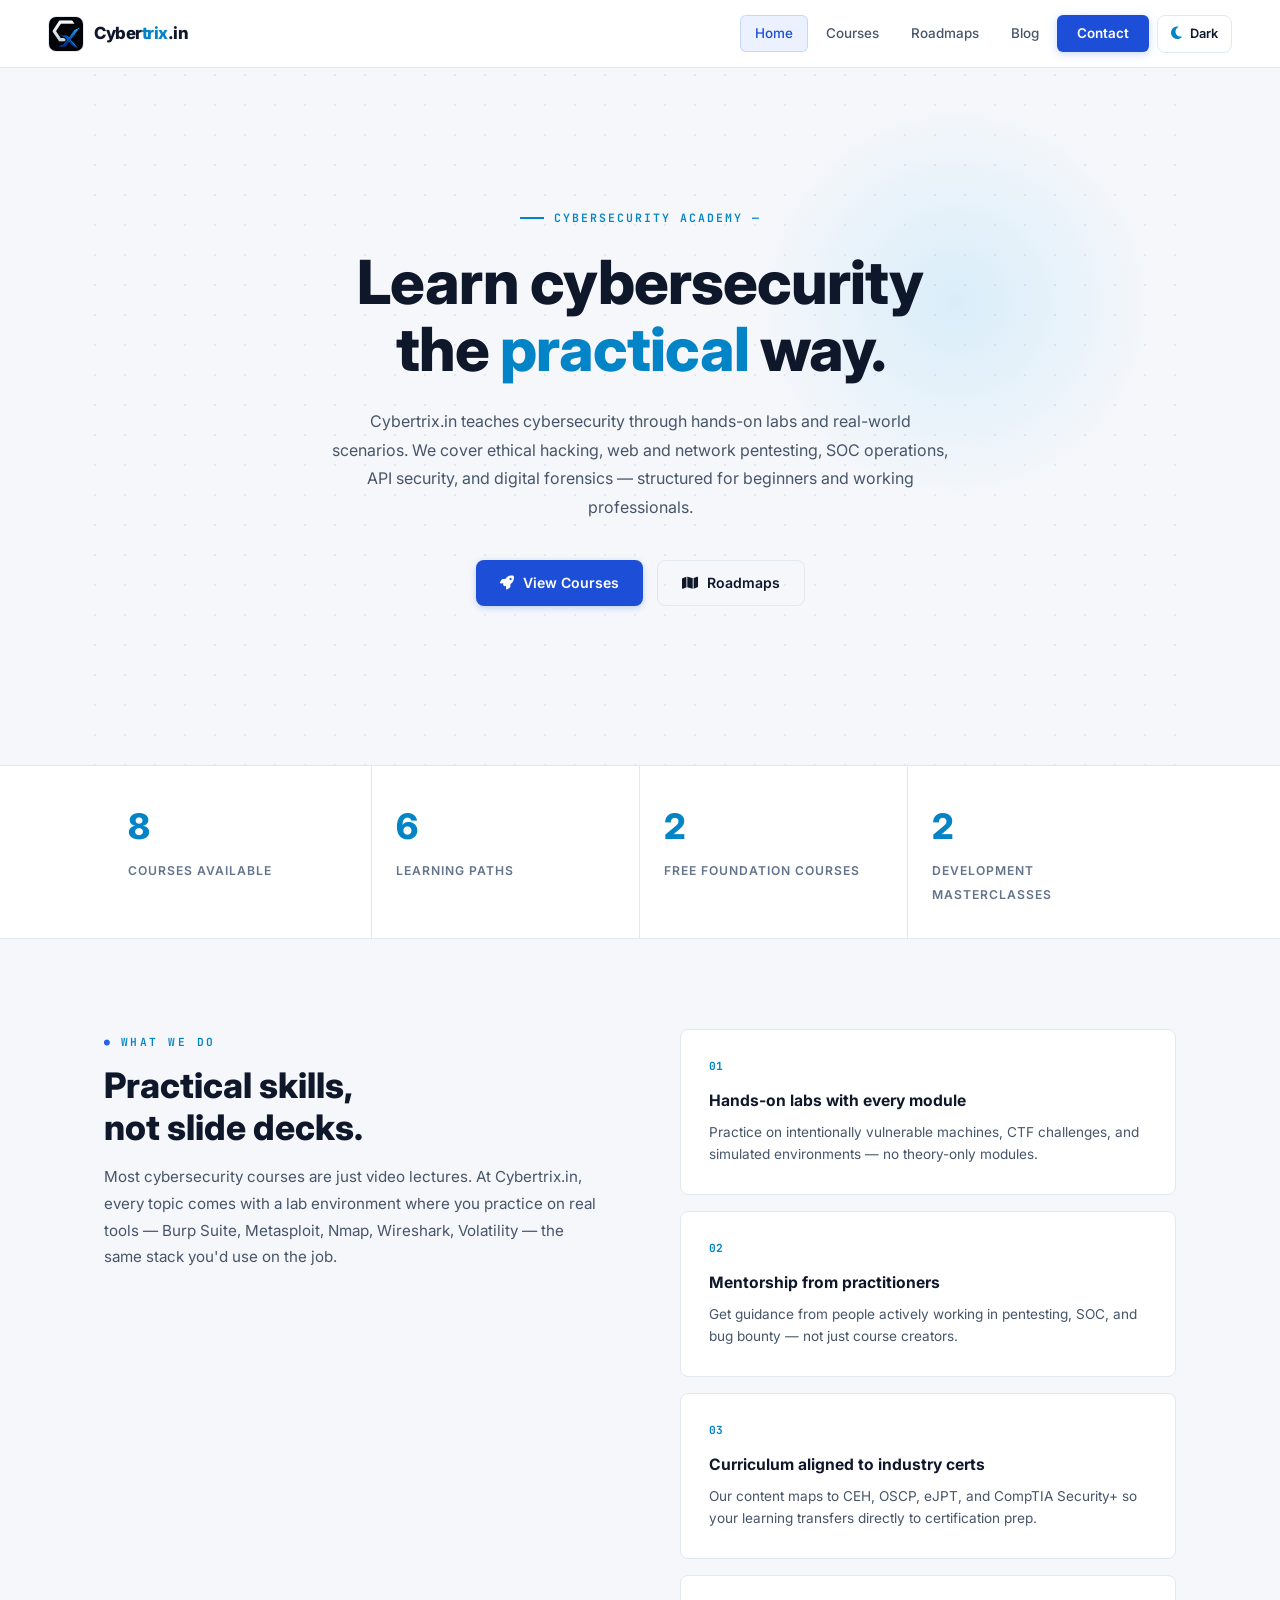
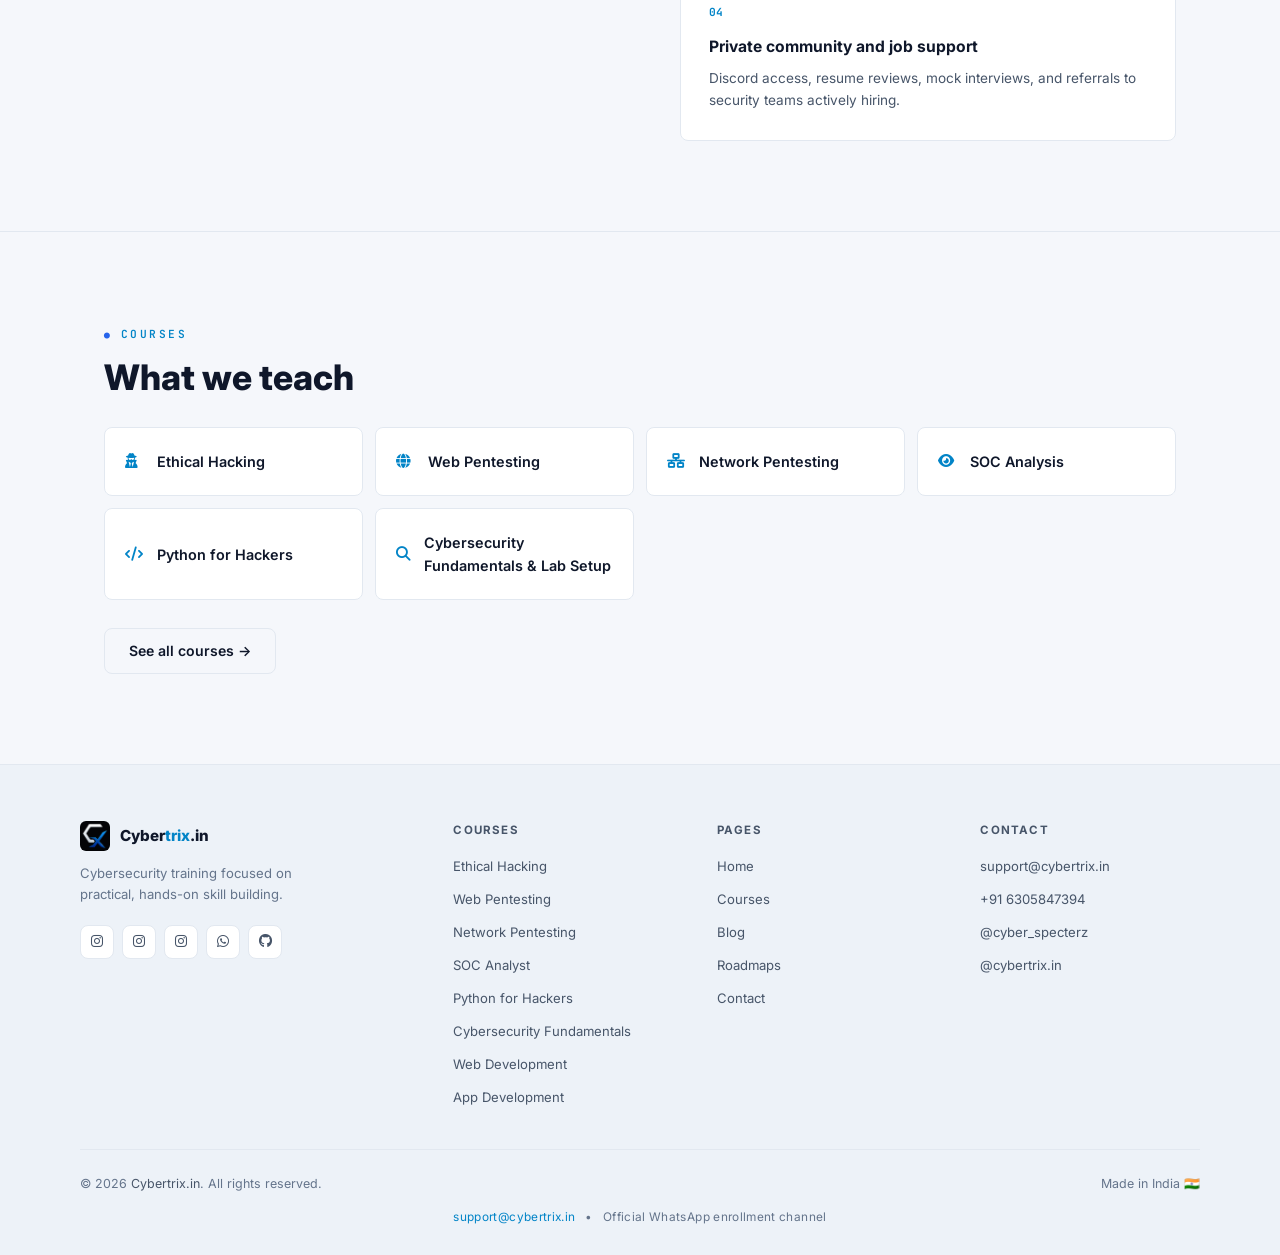
<file: index.html>
<!DOCTYPE html>
<html lang="en">

<head>
  <meta charset="UTF-8" />
  <meta name="viewport" content="width=device-width, initial-scale=1.0" />
  <meta name="referrer" content="strict-origin-when-cross-origin" />
  <title>Cybertrix.in — Practical Cybersecurity Training &amp; Labs</title>
  <meta name="description"
    content="Cybertrix.in delivers practical hands-on cybersecurity training, ethical hacking masterclasses, web pentesting labs, SOC operations, and digital forensics." />
  <meta name="keywords"
    content="cybersecurity training, ethical hacking masterclass, web pentesting, bug bounty, SOC analyst, digital forensics, Cybertrix" />
  <meta property="og:title" content="Cybertrix.in — Practical Cybersecurity Training &amp; Labs" />
  <meta property="og:description"
    content="Master ethical hacking, web pentesting, SOC analysis, and digital forensics through real-world labs." />
  <meta property="og:image" content="assets/logo.png" />
  <meta name="twitter:card" content="summary_large_image" />
  <meta name="theme-color" content="#0e1218" id="themeColor" />
  <link rel="icon" type="image/png" href="assets/logo.png" />
  <script>
    try {
      const savedTheme = localStorage.getItem('cybertrix-theme');
      if (savedTheme === 'light' || savedTheme === 'dark') {
        document.documentElement.dataset.theme = savedTheme;
      } else {
        document.documentElement.dataset.theme = 'light';
      }
    } catch (_) {
      document.documentElement.dataset.theme = 'light';
    }
  </script>
  <link
    href="https://fonts.googleapis.com/css2?family=Inter:wght@300;400;500;600;700;800&family=JetBrains+Mono:wght@400;500;600;700&display=swap"
    rel="stylesheet" />
  <link rel="stylesheet" href="https://cdnjs.cloudflare.com/ajax/libs/font-awesome/6.5.0/css/all.min.css" />
  <link rel="stylesheet" href="css/style.css" />
</head>

<body>

  <a class="skip-link" href="#main-content">Skip to content</a>

  <!-- NAV -->
  <nav id="navbar" aria-label="Primary navigation">
    <a class="nav-logo" href="#home" onclick="showPage('home'); return false;">
      <img src="assets/logo.png" alt="Cybertrix.in" />
      <span class="nav-logo-text">Cyber<span>trix</span>.in</span>
    </a>
    <ul class="nav-links" id="navLinks">
      <li><a href="#home" onclick="showPage('home'); return false;" id="nav-home" class="active" aria-current="page">Home</a></li>
      <li><a href="#courses" onclick="showPage('courses'); return false;" id="nav-courses">Courses</a></li>
      <li><a href="#roadmaps" onclick="showPage('roadmaps'); return false;" id="nav-roadmaps">Roadmaps</a></li>
      <li><a href="#blogs" onclick="showPage('blogs'); return false;" id="nav-blogs">Blog</a></li>
      <li><a href="#contact" onclick="showPage('contact'); return false;" id="nav-contact" class="nav-cta">Contact</a></li>
      <li>
        <button class="theme-toggle" id="themeToggle" type="button" onclick="toggleTheme()" aria-label="Switch to light theme" title="Switch theme">
          <i class="fas fa-sun" id="themeIcon" aria-hidden="true"></i>
          <span id="themeLabel">Light</span>
        </button>
      </li>
    </ul>
    <button class="hamburger" id="hamburger" type="button" onclick="toggleMenu()" aria-label="Open navigation menu" aria-expanded="false" aria-controls="navLinks">
      <span></span><span></span><span></span>
    </button>
  </nav>

  <main id="main-content" tabindex="-1">

  <!-- ═══════════════════════════════════════
     HOME
════════════════════════════════════════ -->
  <div class="page active" id="page-home">

    <div class="hero">
      <p class="hero-eyebrow">Cybersecurity Academy —</p>
      <h1 class="hero-heading">
        Learn cybersecurity<br>
        the <em>practical</em> way.
      </h1>
      <p class="hero-text">
        Cybertrix.in teaches cybersecurity through hands-on labs and real-world scenarios.
        We cover ethical hacking, web and network pentesting, SOC operations, API security,
        and digital forensics — structured for beginners and working professionals.
      </p>
      <div class="hero-actions">
        <a class="btn btn-solid" href="#courses" onclick="showPage('courses'); return false;"><i class="fas fa-rocket"></i> View Courses</a>
        <a class="btn btn-outline" href="#roadmaps" onclick="showPage('roadmaps'); return false;"><i class="fas fa-map"></i> Roadmaps</a>
      </div>
    </div>

    <div class="stats-strip">
      <div class="stats-inner">
        <div class="stat-item reveal">
          <span class="stat-num" data-count="8">0</span>
          <span class="stat-label">Courses available</span>
        </div>
        <div class="stat-item reveal">
          <span class="stat-num" data-count="6">0</span>
          <span class="stat-label">Learning paths</span>
        </div>
        <div class="stat-item reveal">
          <span class="stat-num" data-count="2">0</span>
          <span class="stat-label">Free foundation courses</span>
        </div>
        <div class="stat-item reveal">
          <span class="stat-num" data-count="2">0</span>
          <span class="stat-label">Development masterclasses</span>
        </div>
      </div>
    </div>

    <section>
      <div class="container">
        <div class="home-intro-grid">
          <div>
            <span class="section-label">What we do</span>
            <h2 class="section-heading">Practical skills,<br>not slide decks.</h2>
            <p class="section-body" style="margin-bottom:20px;">
              Most cybersecurity courses are just video lectures. At Cybertrix.in, every topic
              comes with a lab environment where you practice on real tools — Burp Suite, Metasploit,
              Nmap, Wireshark, Volatility — the same stack you'd use on the job.
            </p>
          </div>
          <div class="why-list">
            <div class="why-item reveal">
              <span class="why-num">01</span>
              <div class="why-title">Hands-on labs with every module</div>
              <div class="why-desc">Practice on intentionally vulnerable machines, CTF challenges, and simulated
                environments — no theory-only modules.</div>
            </div>
            <div class="why-item reveal">
              <span class="why-num">02</span>
              <div class="why-title">Mentorship from practitioners</div>
              <div class="why-desc">Get guidance from people actively working in pentesting, SOC, and bug bounty — not
                just course creators.</div>
            </div>
            <div class="why-item reveal">
              <span class="why-num">03</span>
              <div class="why-title">Curriculum aligned to industry certs</div>
              <div class="why-desc">Our content maps to CEH, OSCP, eJPT, and CompTIA Security+ so your learning
                transfers directly to certification prep.</div>
            </div>
            <div class="why-item reveal">
              <span class="why-num">04</span>
              <div class="why-title">Private community and job support</div>
              <div class="why-desc">Discord access, resume reviews, mock interviews, and referrals to security teams
                actively hiring.</div>
            </div>
          </div>
        </div>
      </div>
    </section>

    <section style="border-top:1px solid var(--border);">
      <div class="container">
        <span class="section-label">Courses</span>
        <h2 class="section-heading" style="margin-bottom:28px;">What we teach</h2>
        <div class="teach-grid">
            <a class="teach-item reveal" href="#courses" onclick="showPage('courses'); return false;"><i class="fas fa-user-secret" aria-hidden="true"></i><span>Ethical Hacking</span></a>
            <a class="teach-item reveal" href="#courses" onclick="showPage('courses'); return false;"><i class="fas fa-globe" aria-hidden="true"></i><span>Web Pentesting</span></a>
            <a class="teach-item reveal" href="#courses" onclick="showPage('courses'); return false;"><i class="fas fa-network-wired" aria-hidden="true"></i><span>Network Pentesting</span></a>
            <a class="teach-item reveal" href="#courses" onclick="showPage('courses'); return false;"><i class="fas fa-eye" aria-hidden="true"></i><span>SOC Analysis</span></a>
            <a class="teach-item reveal" href="#courses" onclick="showPage('courses'); return false;"><i class="fas fa-code" aria-hidden="true"></i><span>Python for Hackers</span></a>
            <a class="teach-item reveal" href="#courses" onclick="showPage('courses'); return false;"><i class="fas fa-search" aria-hidden="true"></i><span>Cybersecurity Fundamentals &amp; Lab Setup</span></a>
        </div>
        <div style="margin-top:28px;">
          <a class="btn btn-outline" href="#courses" onclick="showPage('courses'); return false;">See all courses →</a>
        </div>
      </div>
    </section>

  </div>


  <!-- ═══════════════════════════════════════
     COURSES
════════════════════════════════════════ -->
  <div class="page" id="page-courses">
    <section style="padding-top: 110px;">
      <div class="container">

        <!-- Course Controls: Filters & Search -->
        <div class="filter-controls">
          <div class="filter-tabs" role="group" aria-label="Filter courses">
            <button class="filter-btn active" type="button" aria-pressed="true" onclick="filterCourses('all', this)">All Courses <span
                class="filter-count">8</span></button>
            <button class="filter-btn" type="button" aria-pressed="false" onclick="filterCourses('free', this)"><i class="fas fa-gift" aria-hidden="true"></i> Free Courses
              <span class="filter-count">2</span></button>
            <button class="filter-btn" type="button" aria-pressed="false" onclick="filterCourses('paid', this)"><i class="fas fa-gem" aria-hidden="true"></i> Paid Courses
              <span class="filter-count">6</span></button>
          </div>
          <div class="search-wrapper">
            <i class="fas fa-search"></i>
            <input type="search" id="courseSearch" class="search-input" placeholder="Search courses or domains..." aria-label="Search courses"
              oninput="applyCourseFilters()" />
          </div>
        </div>

        <div class="courses-grid">

          <!-- FREE COURSE 1 -->
          <div class="course-card reveal" data-type="free">
            <div class="course-banner">
              <img src="assets/course-banner-1.jpg" alt="Cybersecurity Fundamentals &amp; Lab Setup" />
              <span class="course-banner-domain">Fundamentals</span>
              <span class="badge-tag badge-free">Free Course</span>
            </div>
            <div class="course-body">
              <div class="course-badges">
                <span class="course-level">Beginner</span>
                <span class="badge-price">FREE</span>
              </div>
              <h3 class="course-name">Cybersecurity Fundamentals &amp; Lab Setup</h3>
              <p class="course-desc">Introduction to networking, operating systems, security principles, threat
                landscapes, and setting up your Kali Linux lab environment.</p>
              <div class="course-meta">
                <div class="course-meta-item"><i class="fas fa-clock"></i> 15+ hrs</div>
                <div class="course-meta-item"><i class="fas fa-flask"></i> 12 labs</div>
                <div class="course-meta-item"><i class="fas fa-certificate"></i> Certificate</div>
              </div>
              <div class="course-btns">
                <!-- When published, replace this with an openVideoModal() button and the course's YouTube URL. -->
                <button class="btn-access btn-access-free btn-access-full" type="button" disabled>
                  <i class="fas fa-clock" aria-hidden="true"></i> Video coming soon</button>
              </div>
            </div>
          </div>

          <!-- FREE COURSE 2 -->
          <div class="course-card reveal" data-type="free">
            <div class="course-banner">
              <img src="assets/course-banner-5.jpg" alt="Linux &amp; CLI Essentials for Hackers" />
              <span class="course-banner-domain">Linux Security</span>
              <span class="badge-tag badge-free">Free Course</span>
            </div>
            <div class="course-body">
              <div class="course-badges">
                <span class="course-level">Beginner</span>
                <span class="badge-price">FREE</span>
              </div>
              <h3 class="course-name">Linux &amp; CLI Essentials for Hackers</h3>
              <p class="course-desc">Master terminal navigation, file permissions, bash commands, shell scripting,
                process management, and core Linux security concepts.</p>
              <div class="course-meta">
                <div class="course-meta-item"><i class="fas fa-clock"></i> 12+ hrs</div>
                <div class="course-meta-item"><i class="fas fa-flask"></i> 10 labs</div>
                <div class="course-meta-item"><i class="fas fa-certificate"></i> Certificate</div>
              </div>
              <div class="course-btns">
                <!-- When published, replace this with an openVideoModal() button and the course's YouTube URL. -->
                <button class="btn-access btn-access-free btn-access-full" type="button" disabled>
                  <i class="fas fa-clock" aria-hidden="true"></i> Video coming soon</button>
              </div>
            </div>
          </div>

          <!-- PAID COURSE: PYTHON FOR HACKERS -->
          <div class="course-card reveal" data-type="paid">
            <div class="course-banner">
              <img src="assets/course-banner-3.jpg" alt="Python For Hackers" />
              <span class="course-banner-domain">Python / Scripting</span>
              <span class="badge-tag badge-paid">Paid Course</span>
            </div>
            <div class="course-body">
              <div class="course-badges">
                <span class="course-level">Beginner → Advanced</span>
                <span class="badge-price paid">₹499</span>
              </div>
              <h3 class="course-name">Python For Hackers</h3>
              <p class="course-desc">Learn Python for responsible security automation, log analysis, network visibility, and practical defensive workflows.</p>
              <div class="course-meta">
                <div class="course-meta-item"><i class="fas fa-clock"></i> 25+ hrs</div>
                <div class="course-meta-item"><i class="fas fa-flask"></i> 20 labs</div>
                <div class="course-meta-item"><i class="fas fa-certificate"></i> Certificate</div>
              </div>
              <div class="course-btns">
                <button onclick="openPdfModal('assets/courses/Python_For_Hackers.pdf', 'Python For Hackers Syllabus')"
                  class="btn-details"><i class="fas fa-file-alt"></i> Syllabus</button>
                <a href="https://wa.me/916305847394?text=Hi,%20I'm%20interested%20in%20the%20Paid%20Python%20For%20Hackers%20course%20(₹499)." target="_blank" rel="noopener noreferrer" class="btn-access">Enroll
                  Now</a>
              </div>
            </div>
          </div>

          <!-- PAID COURSE 1 -->
          <div class="course-card reveal" data-type="paid">
            <div class="course-banner">
              <img src="assets/course-banner-2.jpg" alt="Ethical Hacking Masterclass (CEH)" />
              <span class="course-banner-domain">Ethical Hacking</span>
              <span class="badge-tag badge-paid">Paid Course</span>
            </div>
            <div class="course-body">
              <div class="course-badges">
                <span class="course-level">Beginner → Advanced</span>
                <span class="badge-price paid">₹999</span>
              </div>
              <h3 class="course-name">Ethical Hacking Masterclass (CEH)</h3>
              <p class="course-desc">Reconnaissance, scanning, exploitation, post-exploitation, privilege escalation,
                and pentest reporting. CEH aligned curriculum.</p>
              <div class="course-meta">
                <div class="course-meta-item"><i class="fas fa-clock"></i> 40+ hrs</div>
                <div class="course-meta-item"><i class="fas fa-flask"></i> 40 labs</div>
                <div class="course-meta-item"><i class="fas fa-certificate"></i> Certificate</div>
              </div>
              <div class="course-btns">
                <button onclick="openPdfModal('assets/courses/Ethicalhacking.pdf', 'Ethical Hacking Masterclass Syllabus')"
                  class="btn-details"><i class="fas fa-file-alt"></i> Syllabus</button>
                <a href="https://wa.me/916305847394?text=Hi,%20I'm%20interested%20in%20the%20Paid%20Ethical%20Hacking%20Masterclass%20(₹999)."
                  target="_blank" rel="noopener noreferrer" class="btn-access">Enroll
                  Now</a>
              </div>
            </div>
          </div>

          <!-- PAID COURSE 2 -->
          <div class="course-card reveal" data-type="paid">
            <div class="course-banner">
              <img src="assets/course-banner-4.jpg" alt="Web Application Pentesting Pro" />
              <span class="course-banner-domain">Web Security</span>
              <span class="badge-tag badge-paid">Paid Course</span>
            </div>
            <div class="course-body">
              <div class="course-badges">
                <span class="course-level">Intermediate → Advanced</span>
                <span class="badge-price paid">₹2,499</span>
              </div>
              <h3 class="course-name">Web Application Pentesting Pro</h3>
              <p class="course-desc">OWASP Top 10 deep dive, SQL injection, XSS, CSRF, SSRF, JWT vulnerabilities, broken
                authentication, and business logic exploitation.</p>
              <div class="course-meta">
                <div class="course-meta-item"><i class="fas fa-clock"></i> 50+ hrs</div>
                <div class="course-meta-item"><i class="fas fa-flask"></i> 35 labs</div>
                <div class="course-meta-item"><i class="fas fa-certificate"></i> Certificate</div>
              </div>
              <div class="course-btns">
                <button onclick="openPdfModal('assets/courses/Web_Application_Pentesting.pdf', 'Web Pentesting Pro Syllabus')"
                  class="btn-details"><i class="fas fa-file-alt"></i> Syllabus</button>
                <a href="https://wa.me/916305847394?text=Hi,%20I'm%20interested%20in%20the%20Paid%20Web%20Application%20Pentesting%20Pro%20course%20(₹2,499)."
                  target="_blank" rel="noopener noreferrer" class="btn-access">Enroll
                  Now</a>
              </div>
            </div>
          </div>

          <!-- PAID COURSE 3 -->
          <div class="course-card reveal" data-type="paid">
            <div class="course-banner">
              <img src="assets/course-banner-6.jpg" alt="SOC Analyst &amp; Threat Hunting Bootcamp" />
              <span class="course-banner-domain">Blue Team / SOC</span>
              <span class="badge-tag badge-paid">Paid Course</span>
            </div>
            <div class="course-body">
              <div class="course-badges">
                <span class="course-level">Intermediate → Advanced</span>
                <span class="badge-price paid">₹1,999</span>
              </div>
              <h3 class="course-name">SOC Analyst &amp; Threat Hunting Bootcamp</h3>
              <p class="course-desc">SIEM tools (Splunk/ELK), log analysis, alert triage, threat intelligence, malware
                analysis basics, and incident response workflow.</p>
              <div class="course-meta">
                <div class="course-meta-item"><i class="fas fa-clock"></i> 55+ hrs</div>
                <div class="course-meta-item"><i class="fas fa-flask"></i> 30 labs</div>
                <div class="course-meta-item"><i class="fas fa-certificate"></i> Certificate</div>
              </div>
              <div class="course-btns">
                <button onclick="openPdfModal('assets/courses/SOC_Analyst_Bootcamp.pdf', 'SOC Analyst Bootcamp Syllabus')"
                  class="btn-details"><i class="fas fa-file-alt"></i> Syllabus</button>
                <a href="https://wa.me/916305847394?text=Hi,%20I'm%20interested%20in%20the%20Paid%20SOC%20Analyst%20Bootcamp%20(₹1,999)."
                  target="_blank" rel="noopener noreferrer" class="btn-access">Enroll
                  Now</a>
              </div>
            </div>
          </div>

          <!-- NEW PAID COURSE: WEB DEVELOPMENT MASTERCLASS -->
          <div class="course-card reveal" data-type="paid">
            <div class="course-banner">
              <img src="assets/course-banner-7.jpg" alt="Web development masterclass" />
              <span class="course-banner-domain">Web Development</span>
              <span class="badge-tag badge-paid">New Masterclass</span>
            </div>
            <div class="course-body">
              <div class="course-badges">
                <span class="course-level">Beginner → Advanced</span>
                <span class="badge-price paid">₹2,999</span>
              </div>
              <h3 class="course-name">Web Development Masterclass</h3>
              <p class="course-desc">Build responsive websites and full-stack applications with HTML, CSS, JavaScript, backend APIs, databases, and secure development practices.</p>
              <div class="course-meta">
                <div class="course-meta-item"><i class="fas fa-laptop-code"></i> Full stack</div>
                <div class="course-meta-item"><i class="fas fa-project-diagram"></i> Projects</div>
                <div class="course-meta-item"><i class="fas fa-shield-alt"></i> Secure coding</div>
              </div>
              <div class="course-btns">
                <button onclick="openPdfModal('assets/courses/Web_Development_Masterclass.pdf', 'Web Development Masterclass Syllabus')"
                  class="btn-details"><i class="fas fa-file-alt"></i> Syllabus</button>
                <a href="https://wa.me/916305847394?text=Hi,%20I'm%20interested%20in%20the%20Web%20Development%20Masterclass."
                  target="_blank" rel="noopener noreferrer" class="btn-access">Enroll Now</a>
              </div>
            </div>
          </div>

          <!-- NEW PAID COURSE: APP DEVELOPMENT MASTERCLASS -->
          <div class="course-card reveal" data-type="paid">
            <div class="course-banner">
              <img src="assets/course-banner-8.jpg" alt="App development masterclass" />
              <span class="course-banner-domain">App Development</span>
              <span class="badge-tag badge-paid">New Masterclass</span>
            </div>
            <div class="course-body">
              <div class="course-badges">
                <span class="course-level">Beginner → Advanced</span>
                <span class="badge-price paid">₹4,499</span>
              </div>
              <h3 class="course-name">App Development Masterclass</h3>
              <p class="course-desc">Learn to plan, build, and release mobile applications, including user interfaces, app logic, API integration, data storage, and application security.</p>
              <div class="course-meta">
                <div class="course-meta-item"><i class="fas fa-mobile-alt"></i> Mobile apps</div>
                <div class="course-meta-item"><i class="fas fa-project-diagram"></i> Projects</div>
                <div class="course-meta-item"><i class="fas fa-shield-alt"></i> Secure coding</div>
              </div>
              <div class="course-btns">
                <button onclick="openPdfModal('assets/courses/App_Development_Masterclass.pdf', 'App Development Masterclass Syllabus')"
                  class="btn-details"><i class="fas fa-file-alt"></i> Syllabus</button>
                <a href="https://wa.me/916305847394?text=Hi,%20I'm%20interested%20in%20the%20App%20Development%20Masterclass."
                  target="_blank" rel="noopener noreferrer" class="btn-access">Enroll Now</a>
              </div>
            </div>
          </div>

        </div>
        <p class="course-empty" id="courseNoResults" role="status" hidden>No courses match that search. Try another keyword or filter.</p>
      </div>
    </section>
  </div>


  <!-- ═══════════════════════════════════════
     ROADMAPS
════════════════════════════════════════ -->
  <div class="page" id="page-roadmaps">
    <div class="roadmap-page-inner">
      <div class="roadmap-hero">
        <span class="section-label">Learning paths</span>
        <h1 class="page-title">Pick your cybersecurity roadmap</h1>
        <p class="page-sub">Choose a path, build your skills step by step, and use the PDF guide as your learning companion.</p>
        <div class="roadmap-hero-note"><i class="fas fa-file-pdf" aria-hidden="true"></i> Add course syllabi to <strong>assets/courses/</strong> and roadmap PDFs to <strong>assets/roadmaps/</strong>.</div>
      </div>

      <div class="roadmaps-grid">
        <article class="roadmap-card">
          <div class="roadmap-card-top"><span class="roadmap-category">Offensive security</span><span class="roadmap-icon"><i class="fas fa-user-secret" aria-hidden="true"></i></span></div>
          <h2>Ethical Hacking</h2>
          <p>Learn security fundamentals, responsible testing methodology, lab practice, and clear reporting.</p>
          <div class="roadmap-card-footer"><span><i class="fas fa-route" aria-hidden="true"></i> Guided learning path</span><button class="roadmap-access" type="button" onclick="openPdfModal('assets/roadmaps/roadmap-ethical-hacking.pdf', 'Ethical Hacking Roadmap')">View roadmap <i class="fas fa-arrow-right" aria-hidden="true"></i></button></div>
        </article>

        <article class="roadmap-card">
          <div class="roadmap-card-top"><span class="roadmap-category">Bug bounty</span><span class="roadmap-icon"><i class="fas fa-bug" aria-hidden="true"></i></span></div>
          <h2>Bug Hunting</h2>
          <p>Build web security knowledge, practice in authorized programs, and learn to write useful vulnerability reports.</p>
          <div class="roadmap-card-footer"><span><i class="fas fa-route" aria-hidden="true"></i> Guided learning path</span><button class="roadmap-access" type="button" onclick="openPdfModal('assets/roadmaps/roadmap-bug-hunting.pdf', 'Bug Hunting Roadmap')">View roadmap <i class="fas fa-arrow-right" aria-hidden="true"></i></button></div>
        </article>

        <article class="roadmap-card">
          <div class="roadmap-card-top"><span class="roadmap-category">Defensive security</span><span class="roadmap-icon"><i class="fas fa-shield-alt" aria-hidden="true"></i></span></div>
          <h2>SOC Analyst</h2>
          <p>Explore security monitoring, log analysis, alert triage, incident response, and blue-team fundamentals.</p>
          <div class="roadmap-card-footer"><span><i class="fas fa-route" aria-hidden="true"></i> Guided learning path</span><button class="roadmap-access" type="button" onclick="openPdfModal('assets/roadmaps/roadmap-soc-analyst.pdf', 'SOC Analyst Roadmap')">View roadmap <i class="fas fa-arrow-right" aria-hidden="true"></i></button></div>
        </article>

        <article class="roadmap-card">
          <div class="roadmap-card-top"><span class="roadmap-category">Security scripting</span><span class="roadmap-icon"><i class="fab fa-python" aria-hidden="true"></i></span></div>
          <h2>Python for Cybersecurity</h2>
          <p>Grow from Python basics to practical scripting for security workflows, data handling, and automation.</p>
          <div class="roadmap-card-footer"><span><i class="fas fa-route" aria-hidden="true"></i> Guided learning path</span><button class="roadmap-access" type="button" onclick="openPdfModal('assets/roadmaps/roadmap-python-for-cybersecurity.pdf', 'Python for Cybersecurity Roadmap')">View roadmap <i class="fas fa-arrow-right" aria-hidden="true"></i></button></div>
        </article>

        <article class="roadmap-card">
          <div class="roadmap-card-top"><span class="roadmap-category">Secure development</span><span class="roadmap-icon"><i class="fas fa-globe" aria-hidden="true"></i></span></div>
          <h2>Web Development Security</h2>
          <p>Learn web development foundations and how to build, test, and maintain safer web applications.</p>
          <div class="roadmap-card-footer"><span><i class="fas fa-route" aria-hidden="true"></i> Guided learning path</span><button class="roadmap-access" type="button" onclick="openPdfModal('assets/roadmaps/roadmap-web-development-security.pdf', 'Web Development Security Roadmap')">View roadmap <i class="fas fa-arrow-right" aria-hidden="true"></i></button></div>
        </article>

        <article class="roadmap-card">
          <div class="roadmap-card-top"><span class="roadmap-category">Mobile &amp; application security</span><span class="roadmap-icon"><i class="fas fa-mobile-alt" aria-hidden="true"></i></span></div>
          <h2>App Development Security</h2>
          <p>Understand application development essentials, secure design choices, testing, and release practices.</p>
          <div class="roadmap-card-footer"><span><i class="fas fa-route" aria-hidden="true"></i> Guided learning path</span><button class="roadmap-access" type="button" onclick="openPdfModal('assets/roadmaps/roadmap-app-development-security.pdf', 'App Development Security Roadmap')">View roadmap <i class="fas fa-arrow-right" aria-hidden="true"></i></button></div>
        </article>
      </div>
    </div>
  </div>


  <!-- ═══════════════════════════════════════
     BLOG
════════════════════════════════════════ -->
  <div class="page" id="page-blogs">
    <div class="page-top">
      <span class="section-label">Blog</span>
      <h1 class="page-title">Security insights, coming soon</h1>
      <p class="page-sub">We’re preparing practical guides, learning notes, and security updates for the Cybertrix community.</p>
    </div>
    <section class="blog-empty-state">
      <div class="blog-empty-card">
        <span class="blog-empty-icon"><i class="fas fa-book-open" aria-hidden="true"></i></span>
        <h2>Our first articles are in progress</h2>
        <p>In the meantime, explore the courses and hands-on learning paths available on Cybertrix.</p>
        <a class="btn btn-solid" href="#courses" onclick="showPage('courses'); return false;">Explore courses <i class="fas fa-arrow-right" aria-hidden="true"></i></a>
      </div>
    </section>
  </div>


  <!-- ═══════════════════════════════════════
     CONTACT
════════════════════════════════════════ -->
  <div class="page" id="page-contact">
    <div class="page-top">
      <span class="section-label">Contact</span>
      <h1 class="page-title">Get in touch</h1>
      <p class="page-sub">Questions about a course, pricing, or batch dates — reach out directly. We respond within 24
        hours.</p>
    </div>

    <section>
      <div class="contact-inner">

        <div class="reveal">
          <h2 class="contact-heading">Direct contact</h2>
          <p class="contact-sub">Fastest response is via WhatsApp. You can also email or DM on Instagram.</p>
          <div class="contact-trust" aria-label="Verified contact channels">
            <span><i class="fas fa-shield-alt" aria-hidden="true"></i> Verified channels</span>
            <span><i class="fas fa-clock" aria-hidden="true"></i> Response within 24h</span>
            <span><i class="fas fa-check-circle" aria-hidden="true"></i> Secure enrollment</span>
          </div>
          <div class="contact-list">
            <div class="contact-row">
              <div class="contact-row-icon"><i class="fab fa-whatsapp"></i></div>
              <div>
                <div class="contact-row-label">WhatsApp</div>
                <a class="contact-row-value" href="https://wa.me/916305847394" target="_blank" rel="noopener noreferrer">+91 63058 47394</a>
              </div>
            </div>
            <div class="contact-row">
              <div class="contact-row-icon"><i class="fas fa-envelope"></i></div>
              <div>
                <div class="contact-row-label">Email</div>
                <a class="contact-row-value" href="mailto:support@cybertrix.in">support@cybertrix.in</a>
              </div>
            </div>
            <div class="contact-row">
              <div class="contact-row-icon"><i class="fab fa-instagram"></i></div>
              <div>
                <div class="contact-row-label">Instagram — Main</div>
                <a class="contact-row-value" href="https://instagram.com/cyber_specterz" target="_blank" rel="noopener noreferrer">@cyber_specterz</a>
              </div>
            </div>
            <div class="contact-row">
              <div class="contact-row-icon"><i class="fab fa-instagram"></i></div>
              <div>
                <div class="contact-row-label">Instagram — Academy</div>
                <a class="contact-row-value" href="https://www.instagram.com/cybertrix.in" target="_blank" rel="noopener noreferrer">@cybertrix.in</a>
              </div>
            </div>
            <div class="contact-row">
              <div class="contact-row-icon"><i class="fab fa-instagram"></i></div>
              <div>
                <div class="contact-row-label">Instagram — Personal</div>
                <a class="contact-row-value" href="https://www.instagram.com/root_circuits" target="_blank" rel="noopener noreferrer">@root_circuits</a>
              </div>
            </div>
          </div>
        </div>

        <form class="reveal contact-form" id="contactForm" onsubmit="handleContactSubmit(event)">
          <div class="form-group"><label class="form-label" for="contactName">Name</label><input type="text" id="contactName"
              class="form-input" placeholder="Your name" autocomplete="name" minlength="2" maxlength="100" required /></div>
          <div class="form-group"><label class="form-label" for="contactEmail">Email</label><input type="email" id="contactEmail"
              class="form-input" placeholder="your@email.com" autocomplete="email" maxlength="254" required /></div>
          <div class="form-group"><label class="form-label" for="contactPhone">Phone (optional)</label><input type="tel" id="contactPhone"
              class="form-input" placeholder="+91 98765 43210" autocomplete="tel" maxlength="25" /></div>
          <div class="form-group">
            <label class="form-label" for="contactCourse">Course interest</label>
            <select id="contactCourse" class="form-select form-input" required>
              <option value="" selected disabled>Select a course</option>
              <option>Ethical Hacking Masterclass</option>
              <option>Web Application Pentesting</option>
              <option>Network Pentesting</option>
              <option>SOC Analyst Training</option>
              <option>Python_For_Hackers</option>
              <option>Cybersecurity Fundamentals</option>
              <option>Web Development Masterclass</option>
              <option>App Development Masterclass</option>
            </select>
          </div>
          <div class="form-group"><label class="form-label" for="contactMessage">Message</label><textarea id="contactMessage"
              class="form-textarea" placeholder="What would you like to know?" minlength="10" maxlength="2000" required></textarea></div>
          <button class="form-submit" type="submit">Send message <i class="fas fa-arrow-right" aria-hidden="true"></i></button>
        </form>

      </div>
    </section>
  </div>

  </main>


  <!-- FOOTER -->
  <footer>
    <div class="footer-inner">
      <div class="footer-grid">
        <div>
          <a class="footer-logo" href="#home" onclick="showPage('home'); return false;">
            <img src="assets/logo.png" alt="Cybertrix.in" />
            <span class="footer-logo-text">Cyber<span>trix</span>.in</span>
          </a>
          <p class="footer-tagline">Cybersecurity training focused on practical, hands-on skill building.</p>
          <div class="footer-social">
            <a href="https://instagram.com/cyber_specterz" target="_blank" rel="noopener noreferrer" class="social-btn"
              title="@cyber_specterz" aria-label="Cybertrix on Instagram"><i class="fab fa-instagram" aria-hidden="true"></i></a>
            <a href="https://www.instagram.com/cybertrix.in" target="_blank" rel="noopener noreferrer" class="social-btn"
              title="@cybertrix.in" aria-label="Cybertrix on Instagram"><i class="fab fa-instagram" aria-hidden="true"></i></a>
            <a href="https://www.instagram.com/root_circuits" target="_blank" rel="noopener noreferrer" class="social-btn"
              title="@root_circuits" aria-label="Root Circuits on Instagram"><i class="fab fa-instagram" aria-hidden="true"></i></a>
            <a href="https://wa.me/916305847394" target="_blank" rel="noopener noreferrer" class="social-btn"
              title="WhatsApp Community" aria-label="Cybertrix WhatsApp community"><i class="fab fa-whatsapp" aria-hidden="true"></i></a>
            <a href="https://github.com/Cyber-specterz" target="_blank" rel="noopener noreferrer" class="social-btn"
              title="GitHub" aria-label="Cybertrix on GitHub"><i class="fab fa-github" aria-hidden="true"></i></a>
          </div>
        </div>
        <div>
          <div class="footer-col-title">Courses</div>
          <ul class="footer-links">
            <li><a href="#courses" onclick="showPage('courses'); return false;">Ethical Hacking</a></li>
            <li><a href="#courses" onclick="showPage('courses'); return false;">Web Pentesting</a></li>
            <li><a href="#courses" onclick="showPage('courses'); return false;">Network Pentesting</a></li>
            <li><a href="#courses" onclick="showPage('courses'); return false;">SOC Analyst</a></li>
            <li><a href="#courses" onclick="showPage('courses'); return false;">Python for Hackers</a></li>
            <li><a href="#courses" onclick="showPage('courses'); return false;">Cybersecurity Fundamentals</a></li>
            <li><a href="#courses" onclick="showPage('courses'); return false;">Web Development</a></li>
            <li><a href="#courses" onclick="showPage('courses'); return false;">App Development</a></li>
          </ul>
        </div>
        <div>
          <div class="footer-col-title">Pages</div>
          <ul class="footer-links">
            <li><a href="#home" onclick="showPage('home'); return false;">Home</a></li>
            <li><a href="#courses" onclick="showPage('courses'); return false;">Courses</a></li>
            <li><a href="#blogs" onclick="showPage('blogs'); return false;">Blog</a></li>
            <li><a href="#roadmaps" onclick="showPage('roadmaps'); return false;">Roadmaps</a></li>
            <li><a href="#contact" onclick="showPage('contact'); return false;">Contact</a></li>
          </ul>
        </div>
        <div>
          <div class="footer-col-title">Contact</div>
          <ul class="footer-links">
            <li><a href="mailto:support@cybertrix.in">support@cybertrix.in</a></li>
            <li><a href="https://wa.me/916305847394" target="_blank" rel="noopener noreferrer">+91 6305847394</a></li>
            <li><a href="https://instagram.com/cyber_specterz" target="_blank"
                rel="noopener noreferrer">@cyber_specterz</a></li>
            <li><a href="https://instagram.com/cybertrix.in" target="_blank"
                rel="noopener noreferrer">@cybertrix.in</a></li>
          </ul>
        </div>
      </div>
      <div class="footer-bottom">
        <span class="footer-copy">© 2026 <span>Cybertrix.in</span>. All rights reserved.</span>
        <span class="footer-copy">Made in India 🇮🇳</span>
      </div>
      <div class="footer-legal">
        <a href="mailto:support@cybertrix.in">support@cybertrix.in</a>
        <span>•</span>
        <span>Official WhatsApp enrollment channel</span>
      </div>
    </div>
  </footer>

  <!-- Reusable PDF / Document Modal -->
  <div class="modal-backdrop" id="previewModal" aria-hidden="true" inert onclick="if(event.target === this) closePdfModal()">
    <div class="modal-container" role="dialog" aria-modal="true" aria-labelledby="modalTitle" tabindex="-1">
      <div class="modal-header">
        <h3 class="modal-title" id="modalTitle">Document Preview</h3>
        <div style="display:flex;align-items:center;gap:12px;">
          <a id="modalPdfOpenBtn" href="#" target="_blank" rel="noopener noreferrer" class="btn-pdf-header"><i
              class="fas fa-external-link-alt"></i> Open Full PDF</a>
          <button class="modal-close" type="button" aria-label="Close PDF preview" onclick="closePdfModal()">&times;</button>
        </div>
      </div>
      <div class="modal-body" id="modalBody"></div>
    </div>
  </div>

  <!-- Reusable Video Course Modal -->
  <div class="modal-backdrop" id="videoModal" aria-hidden="true" inert onclick="if(event.target === this) closeVideoModal()">
    <div class="modal-container modal-container-video" role="dialog" aria-modal="true" aria-labelledby="videoModalTitle" tabindex="-1">
      <div class="modal-header">
        <h3 class="modal-title" id="videoModalTitle">Free Course Video</h3>
        <button class="modal-close" type="button" aria-label="Close video preview" onclick="closeVideoModal()">&times;</button>
      </div>
      <div class="modal-body video-modal-body" id="videoModalBody"></div>
    </div>
  </div>

  <script src="js/app.js"></script>

</body>

</html>
</file>
<file: css/style.css>
/* ============================================================
   CYBERTRIX.IN — CLASSIC CYBERSECURITY PLATFORM
   ============================================================ */

:root {
  color-scheme: dark;
  --bg:           #121922;
  --surface:      #1b2530;
  --surface-solid:#1b2530;
  --surface2:     #273341;
  --nav-bg:       rgba(18, 25, 34, 0.94);
  --footer-bg:    #0e141b;
  --overlay-bg:   rgba(4, 8, 14, 0.82);
  --modal-bg:     #17212b;
  --modal-head:   #141d26;
  --hero-dot:     rgba(210, 225, 240, 0.045);
  --shadow:       rgba(0, 0, 0, 0.24);
  --border:       #2a3745;
  --border2:      #3a4b5e;
  --border-glow:  #4b83ef;
  --blue:         #3975e8;
  --blue-glow:    #5790ff;
  --cyan:         #55c8de;
  --cyan-glow:    #7bdcf0;
  --indigo:       #7774ed;
  --emerald:      #34c99a;
  --text:         #edf2f7;
  --muted:        #8e9dad;
  --muted2:       #b1bdc9;
  --font-head:    'Inter', -apple-system, BlinkMacSystemFont, sans-serif;
  --font-body:    'Inter', sans-serif;
  --font-mono:    'JetBrains Mono', monospace;
  --max-w:        1120px;
  --r:            8px;
}

:root[data-theme="light"] {
  color-scheme: light;
  --bg:           #f5f7fb;
  --surface:      #ffffff;
  --surface-solid:#ffffff;
  --surface2:     #eef2f8;
  --nav-bg:       rgba(255, 255, 255, 0.92);
  --footer-bg:    #edf2f8;
  --overlay-bg:   rgba(15, 23, 42, 0.55);
  --modal-bg:     #ffffff;
  --modal-head:   #f8fafc;
  --hero-dot:     rgba(15, 23, 42, 0.075);
  --shadow:       rgba(15, 23, 42, 0.1);
  --border:       #e2e8f0;
  --border2:      #cbd5e1;
  --border-glow:  #2563eb;
  --blue:         #1d4ed8;
  --blue-glow:    #2563eb;
  --cyan:         #0284c7;
  --cyan-glow:    #0369a1;
  --indigo:       #4338ca;
  --emerald:      #059669;
  --text:         #0f172a;
  --muted:        #64748b;
  --muted2:       #475569;
}

*, *::before, *::after { margin: 0; padding: 0; box-sizing: border-box; }
html { scroll-behavior: smooth; overflow-x: clip; }

body {
  background: var(--bg);
  color: var(--text);
  font-family: var(--font-body);
  font-size: 15px;
  line-height: 1.6;
  overflow-x: hidden;
  -webkit-font-smoothing: antialiased;
  transition: background-color 0.25s ease, color 0.25s ease;
}

:root:not([data-theme="light"]) body {
  background-image: radial-gradient(ellipse at 50% 0%, rgba(44, 87, 130, 0.14), transparent 52rem);
  background-attachment: fixed;
}

::selection { background: rgba(14, 165, 233, 0.25); color: var(--text); }
:focus-visible { outline: 3px solid var(--cyan); outline-offset: 3px; }
.skip-link {
  position: fixed; top: 10px; left: 10px; z-index: 2000; padding: 10px 14px;
  border-radius: 8px; background: var(--blue); color: #fff; font-weight: 700;
  text-decoration: none; transform: translateY(-160%); transition: transform 0.2s ease;
}
.skip-link:focus { transform: translateY(0); }

/* Scrollbar */
::-webkit-scrollbar { width: 6px; }
::-webkit-scrollbar-track { background: var(--bg); }
::-webkit-scrollbar-thumb { background: var(--border2); border-radius: 4px; }
::-webkit-scrollbar-thumb:hover { background: var(--muted); }

/* Navigation */
nav {
  position: fixed; top: 0; left: 0; right: 0; z-index: 1000;
  display: flex; align-items: center; justify-content: space-between;
  padding: 0 48px; height: 68px;
  background: var(--nav-bg);
  backdrop-filter: blur(16px);
  border-bottom: 1px solid var(--border);
  transition: background 0.3s ease, border-color 0.3s ease;
}
nav.scrolled {
  background: var(--nav-bg);
  border-bottom-color: var(--border2);
  box-shadow: 0 8px 28px var(--shadow);
}

.nav-logo { display: flex; align-items: center; gap: 10px; text-decoration: none; cursor: pointer; }
.nav-logo img { height: 36px; width: 36px; border-radius: 8px; border: 1px solid var(--border); }
.nav-logo-text { font-family: var(--font-head); font-size: 1.05rem; font-weight: 800; color: var(--text); letter-spacing: -0.5px; }
.nav-logo-text span { color: var(--cyan); }

.nav-links { display: flex; align-items: center; gap: 4px; list-style: none; }
.nav-links li a {
  font-size: 0.84rem; font-weight: 500; color: var(--muted2);
  text-decoration: none; padding: 7px 14px; border-radius: 6px;
  transition: all 0.2s ease; cursor: pointer; display: block;
}
.nav-links li a:hover { color: var(--text); background: var(--surface2); }
.nav-links li a.active { color: #fff; background: rgba(37, 99, 235, 0.2); border: 1px solid rgba(59, 130, 246, 0.3); }
:root[data-theme="light"] .nav-links li a.active { color: var(--blue); background: rgba(37, 99, 235, 0.09); border-color: rgba(37, 99, 235, 0.18); }

.nav-cta {
  background: var(--blue) !important;
  color: #fff !important; font-weight: 600 !important; border-radius: 6px !important;
  padding: 8px 20px !important; box-shadow: 0 2px 8px rgba(37, 99, 235, 0.25);
  transition: transform 0.2s ease, background 0.2s ease !important;
}
.nav-cta:hover { transform: translateY(-1px); background: #1d4ed8 !important; }

.theme-toggle {
  display: inline-flex; align-items: center; justify-content: center; gap: 8px;
  min-height: 38px; padding: 0 13px; margin-left: 4px;
  border: 1px solid var(--border); border-radius: 8px;
  background: var(--surface); color: var(--text);
  font: 600 0.8rem var(--font-body); cursor: pointer;
  transition: border-color 0.2s ease, background-color 0.2s ease, transform 0.2s ease;
}
.theme-toggle:hover { border-color: var(--cyan); transform: translateY(-1px); }
.theme-toggle i { color: var(--cyan); font-size: 0.9rem; }

.hamburger {
  display: none; flex-direction: column; justify-content: center; gap: 5px;
  width: 44px; height: 44px; padding: 10px; cursor: pointer;
  background: var(--surface); border: 1px solid var(--border); border-radius: 10px;
}
.hamburger span { width: 22px; height: 2px; background: var(--text); border-radius: 2px; }

/* Pages */
.page { display: none; min-height: 100vh; }
.page.active { display: block; animation: pgIn 0.2s ease-out; }
@keyframes pgIn { from { opacity: 0; transform: translate3d(0, 4px, 0); } to { opacity: 1; transform: translate3d(0, 0, 0); } }

/* Reveal Animations (GPU Accelerated, 60fps) */
.reveal { opacity: 0; transform: translate3d(0, 16px, 0); will-change: transform, opacity; transition: opacity 0.35s ease, transform 0.35s ease; }
.reveal.revealed { opacity: 1; transform: translate3d(0, 0, 0); }

/* Shared Container */
.container { max-width: var(--max-w); margin: 0 auto; padding: 0 24px; }
section { padding: 90px 0; }

.section-label {
  font-family: var(--font-mono); font-size: 0.7rem; font-weight: 600;
  color: var(--cyan); letter-spacing: 2.5px; text-transform: uppercase;
  margin-bottom: 12px; display: inline-flex; align-items: center; gap: 8px;
}
.section-label::before { content: '●'; font-size: 0.6rem; color: var(--blue-glow); }

.section-heading {
  font-family: var(--font-head); font-size: clamp(1.6rem, 2.8vw, 2.2rem);
  font-weight: 800; color: var(--text); margin-bottom: 16px; line-height: 1.2;
}
.section-body { font-size: 0.95rem; color: var(--muted2); max-width: 520px; line-height: 1.75; }
.home-intro-grid { display: grid; grid-template-columns: 1fr 1fr; gap: 80px; align-items: start; }

/* Buttons */
.btn {
  display: inline-flex; align-items: center; gap: 9px;
  font-family: var(--font-body); font-size: 0.88rem; font-weight: 600;
  padding: 11px 24px; border-radius: var(--r); border: none;
  cursor: pointer; text-decoration: none; transition: all 0.25s ease;
}
.btn-solid {
  background: var(--blue);
  color: #fff; box-shadow: 0 2px 6px rgba(37, 99, 235, 0.25);
}
.btn-solid:hover { background: #1d4ed8; transform: translateY(-1px); box-shadow: 0 4px 12px rgba(37, 99, 235, 0.35); }

.btn-outline {
  background: transparent; color: var(--text);
  border: 1px solid var(--border);
}
.btn-outline:hover { color: var(--text); border-color: var(--blue-glow); background: rgba(59, 130, 246, 0.08); transform: translateY(-1px); }

/* Hero Section */
.hero {
  min-height: 85vh; display: flex; flex-direction: column; align-items: center; justify-content: center;
  max-width: var(--max-w); margin: 0 auto; padding: 130px 24px 80px; position: relative;
  isolation: isolate;
  text-align: center;
  background-image: radial-gradient(var(--hero-dot) 1px, transparent 1px);
  background-size: 30px 30px;
}
.hero::after {
  content: ''; position: absolute; z-index: -1; top: 12%; right: 3%;
  width: min(38vw, 420px); aspect-ratio: 1; border-radius: 50%;
  background: radial-gradient(circle, rgba(14, 165, 233, 0.12), transparent 68%);
  pointer-events: none;
}
.hero-eyebrow {
  font-family: var(--font-mono); font-size: 0.72rem; font-weight: 600;
  color: var(--cyan); letter-spacing: 2px; text-transform: uppercase;
  margin-bottom: 22px; display: flex; align-items: center; justify-content: center; gap: 10px;
}
.hero-eyebrow::before { content: ''; width: 24px; height: 1.5px; background: var(--cyan); }

.hero-heading {
  font-family: var(--font-head); font-size: clamp(2.2rem, 5.5vw, 3.8rem);
  font-weight: 800; line-height: 1.1; color: var(--text);
  margin: 0 auto 24px; max-width: 820px; letter-spacing: -1px;
}
.hero-heading em {
  color: var(--cyan); font-style: normal;
}

.hero-text { font-size: 1rem; color: var(--muted2); line-height: 1.8; max-width: 620px; margin: 0 auto 38px; }
.hero-actions { display: flex; gap: 14px; flex-wrap: wrap; justify-content: center; }

/* Stats Strip */
.stats-strip {
  background: var(--surface);
  border-top: 1px solid var(--border); border-bottom: 1px solid var(--border);
}
.stats-inner {
  max-width: var(--max-w); margin: 0 auto; padding: 0 24px;
  display: grid; grid-template-columns: repeat(4, 1fr);
}
.stat-item { padding: 32px 24px; border-right: 1px solid var(--border); }
.stat-item:last-child { border-right: none; }
.stat-num { font-family: var(--font-head); font-size: 2.2rem; font-weight: 800; color: var(--cyan); display: block; margin-bottom: 4px; }
.stat-label { font-size: 0.76rem; color: var(--muted); text-transform: uppercase; letter-spacing: 1px; font-weight: 600; }

/* Feature Cards & Grid */
.why-list { display: grid; grid-template-columns: repeat(auto-fill, minmax(290px, 1fr)); gap: 16px; }
.why-item {
  background: var(--surface); border: 1px solid var(--border);
  border-radius: var(--r); padding: 28px;
  transition: all 0.25s ease;
}
.why-item:hover { border-color: var(--border2); transform: translateY(-2px); box-shadow: 0 10px 28px var(--shadow); }
.why-num { font-family: var(--font-mono); font-size: 0.7rem; color: var(--cyan); display: block; margin-bottom: 12px; font-weight: 700; }
.why-title { font-size: 0.98rem; font-weight: 700; color: var(--text); margin-bottom: 8px; }
.why-desc { font-size: 0.85rem; color: var(--muted2); line-height: 1.65; }

/* Course Controls: Tabs & Search */
.filter-controls {
  display: flex; flex-wrap: wrap; align-items: center; justify-content: space-between;
  gap: 16px; margin-bottom: 32px;
}
.filter-tabs { display: flex; gap: 10px; flex-wrap: wrap; }
.filter-btn {
  font-family: var(--font-body); font-size: 0.82rem; font-weight: 600;
  padding: 9px 20px; border-radius: 24px; border: 1px solid var(--border);
  background: var(--surface); color: var(--muted2); cursor: pointer;
  transition: all 0.25s ease; display: inline-flex; align-items: center; gap: 8px;
}
.filter-btn:hover { border-color: var(--blue-glow); color: var(--text); background: rgba(37, 99, 235, 0.1); }
.filter-btn.active {
  background: var(--blue);
  color: #fff; border-color: transparent; box-shadow: none;
}
.filter-count {
  font-size: 0.72rem; padding: 2px 8px; border-radius: 12px;
  background: rgba(255,255,255,0.2); color: #fff; font-weight: 700;
}

.search-wrapper { position: relative; min-width: 280px; flex: 1; max-width: 380px; }
.search-wrapper i { position: absolute; left: 16px; top: 50%; transform: translateY(-50%); color: var(--muted); font-size: 0.88rem; }
.search-input {
  width: 100%; padding: 10px 16px 10px 42px; font-family: var(--font-body);
  font-size: 0.86rem; background: var(--surface); border: 1px solid var(--border);
  border-radius: 24px; color: var(--text); outline: none; transition: border-color 0.2s;
}
.search-input:focus { border-color: var(--cyan); }
.course-empty { margin: 28px 0; padding: 22px; border: 1px dashed var(--border2); border-radius: 10px; color: var(--muted2); text-align: center; }

/* Course Cards */
.courses-grid {
  display: grid; grid-template-columns: repeat(auto-fill, minmax(320px, 1fr));
  gap: 24px;
}
.course-card {
  background: var(--surface); border: 1px solid var(--border);
  border-radius: 12px; overflow: hidden;
  display: flex; flex-direction: column; transition: all 0.25s ease; position: relative;
}
.course-card:hover {
  border-color: var(--border2); transform: translateY(-4px);
  box-shadow: 0 14px 32px var(--shadow);
}
.course-card.hidden { display: none !important; }

/* Course Banner Image */
.course-banner {
  position: relative; width: 100%; height: 180px; overflow: hidden; background: #0f172a;
}
.course-banner img {
  width: 100%; height: 100%; object-fit: cover; transition: transform 0.3s ease; display: block;
}
.course-card:hover .course-banner img {
  transform: scale(1.04);
}

.course-banner-domain {
  position: absolute; top: 12px; left: 12px;
  font-family: var(--font-mono); font-size: 0.68rem; font-weight: 700;
  background: rgba(11, 15, 23, 0.85); backdrop-filter: blur(8px);
  color: var(--cyan); padding: 4px 10px; border-radius: 6px;
  border: 1px solid rgba(255, 255, 255, 0.1); letter-spacing: 0.5px;
}

.badge-tag {
  position: absolute; top: 12px; right: 12px;
  font-family: var(--font-mono); font-size: 0.64rem; font-weight: 700;
  padding: 4px 10px; border-radius: 6px; letter-spacing: 0.8px; text-transform: uppercase;
  backdrop-filter: blur(8px);
}
.badge-free { background: rgba(16, 185, 129, 0.85); color: #fff; border: 1px solid rgba(16, 185, 129, 0.4); }
.badge-paid { background: rgba(14, 165, 233, 0.85); color: #fff; border: 1px solid rgba(14, 165, 233, 0.4); }

.course-body {
  padding: 24px; display: flex; flex-direction: column; flex: 1;
}
.course-badges { display: flex; align-items: center; justify-content: space-between; margin-bottom: 12px; }

.badge-price { font-family: var(--font-mono); font-size: 0.82rem; font-weight: 700; color: #34d399; }
.badge-price.paid { color: #60a5fa; }

.course-domain { font-family: var(--font-mono); font-size: 0.68rem; color: var(--cyan); letter-spacing: 2px; text-transform: uppercase; margin-bottom: 8px; font-weight: 600; }
.course-level { font-family: var(--font-mono); font-size: 0.64rem; color: var(--muted2); border: 1px solid var(--border); padding: 2px 8px; border-radius: 4px; display: inline-block; }
.course-name { font-family: var(--font-head); font-size: 1.08rem; font-weight: 700; color: var(--text); margin-bottom: 10px; line-height: 1.35; }
.course-desc { font-size: 0.85rem; color: var(--muted2); line-height: 1.65; margin-bottom: 20px; flex-grow: 1; }
.course-meta { display: flex; gap: 16px; padding-top: 16px; border-top: 1px solid var(--border); margin-bottom: 20px; }
.course-meta-item { font-size: 0.76rem; color: var(--muted2); display: flex; align-items: center; gap: 6px; }
.course-meta-item i { color: var(--cyan); font-size: 0.76rem; }
.course-btns { display: flex; gap: 10px; margin-top: auto; }

.btn-details {
  flex: 1; padding: 10px 14px; font-size: 0.8rem; font-weight: 600;
  background: transparent; border: 1px solid var(--border); color: var(--text);
  border-radius: 6px; cursor: pointer; text-decoration: none; display: flex; align-items: center; justify-content: center; gap: 6px; transition: all 0.2s;
}
.btn-details:hover { border-color: var(--blue-glow); background: rgba(59, 130, 246, 0.08); color: var(--text); }

.btn-access {
  flex: 1; padding: 10px 14px; font-size: 0.8rem; font-weight: 700;
  background: var(--blue); color: #fff;
  border: none; border-radius: 6px; cursor: pointer; text-decoration: none;
  display: flex; align-items: center; justify-content: center; gap: 6px; transition: all 0.2s;
  box-shadow: 0 2px 6px rgba(37, 99, 235, 0.25);
}
.btn-access:hover { background: #1d4ed8; transform: translateY(-1px); }
.btn-access:disabled { opacity: 0.68; cursor: not-allowed; box-shadow: none; transform: none; }
.btn-access-free { background: #10b981 !important; box-shadow: 0 2px 6px rgba(16, 185, 129, 0.25) !important; }
.btn-access-free:hover { background: #059669 !important; }

/* Modal Launcher */
.modal-backdrop {
  position: fixed; top: 0; left: 0; right: 0; bottom: 0;
  background: var(--overlay-bg); backdrop-filter: blur(12px);
  z-index: 99999; display: flex; align-items: center; justify-content: center;
  padding: 20px; opacity: 0; visibility: hidden; pointer-events: none;
  transition: opacity 0.25s ease, visibility 0s linear 0.25s;
}
.modal-backdrop.active { opacity: 1; visibility: visible; pointer-events: auto; transition-delay: 0s; }
.modal-container {
  background: var(--modal-bg); border: 1px solid var(--border2);
  border-radius: 16px; width: 100%; max-width: 960px; max-height: 90vh;
  display: flex; flex-direction: column; overflow: hidden;
  box-shadow: 0 25px 50px var(--shadow); transform: scale(0.95); transition: transform 0.25s ease;
}
.modal-backdrop.active .modal-container { transform: scale(1); }
.modal-header {
  padding: 18px 24px; border-bottom: 1px solid var(--border);
  display: flex; align-items: center; justify-content: space-between; background: var(--modal-head);
}
.modal-title { font-family: var(--font-head); font-size: 1.15rem; font-weight: 700; color: var(--text); }
.modal-close {
  background: transparent; border: none; color: var(--muted); font-size: 1.3rem;
  cursor: pointer; padding: 4px 8px; border-radius: 6px; transition: all 0.2s;
}
.modal-close:hover { color: var(--text); background: var(--surface2); }
.btn-pdf-header {
  font-family: var(--font-body); font-size: 0.78rem; font-weight: 600;
  color: var(--cyan); background: rgba(14, 165, 233, 0.12);
  border: 1px solid rgba(14, 165, 233, 0.3); padding: 5px 12px;
  border-radius: 6px; text-decoration: none; display: inline-flex;
  align-items: center; gap: 6px; transition: all 0.2s ease;
}
.btn-pdf-header:hover { background: rgba(14, 165, 233, 0.25); color: #fff; }
.btn-pdf-header[hidden] { display: none; }
.modal-body { padding: 0; flex: 1; overflow-y: auto; background: var(--modal-head); min-height: 480px; position: relative; }
.modal-iframe { width: 100%; height: 100%; min-height: 540px; border: none; display: block; }
.document-unavailable {
  min-height: 480px; display: flex; flex-direction: column; align-items: center; justify-content: center;
  padding: 32px 24px; color: var(--muted2); text-align: center;
}
.document-unavailable > i { margin-bottom: 16px; color: var(--cyan); font-size: 2.8rem; }
.document-unavailable h3 { margin-bottom: 8px; color: var(--text); font-size: 1.1rem; }
.document-unavailable p { max-width: 520px; font-size: 0.88rem; line-height: 1.65; overflow-wrap: anywhere; }

/* Video Modal Aspect Ratio & Styling */
.modal-container-video { max-width: 900px; }
.video-modal-body { position: relative; padding-bottom: 56.25%; height: 0; overflow: hidden; background: #000; min-height: 0; }
.video-iframe { position: absolute; top: 0; left: 0; width: 100%; height: 100%; border: none; }
.video-coming-soon {
  position: absolute; inset: 0; display: flex; flex-direction: column; align-items: center; justify-content: center;
  padding: 32px 24px; color: var(--muted2); text-align: center; background: var(--modal-bg);
}
.video-coming-soon > i { margin-bottom: 16px; color: #ef4444; font-size: 3rem; }
.video-coming-soon h3 { margin-bottom: 8px; color: var(--text); font-size: 1.12rem; }
.video-coming-soon p { max-width: 440px; font-size: 0.9rem; line-height: 1.65; }
.btn-access-full { width: 100%; padding: 12px 16px; font-size: 0.86rem; font-weight: 700; }

/* Teach & Roadmap Grid */
.teach-grid {
  display: grid; grid-template-columns: repeat(auto-fill, minmax(210px, 1fr));
  gap: 12px;
}
.teach-item {
  background: var(--surface); border: 1px solid var(--border); border-radius: var(--r);
  padding: 22px 20px; display: flex; align-items: center; gap: 14px;
  font-size: 0.9rem; font-weight: 600; color: var(--text);
  cursor: pointer; text-decoration: none; transition: all 0.25s ease; backdrop-filter: blur(12px);
}
.teach-item:hover { border-color: var(--cyan); background: var(--surface2); transform: translateY(-2px); }
.teach-item i { color: var(--cyan); font-size: 0.9rem; width: 18px; }

.roadmap-page-inner { max-width: 1180px; margin: 0 auto; padding: 118px 24px 84px; }
.roadmap-hero {
  position: relative; overflow: hidden; padding: 42px 28px 34px; margin-bottom: 30px;
  text-align: center; border: 1px solid var(--border); border-radius: 18px;
  background: radial-gradient(ellipse at 50% 0%, rgba(14, 165, 233, 0.13), transparent 68%), var(--surface);
}
.roadmap-hero .section-label { justify-content: center; }
.roadmap-hero .page-title { margin: 0 auto 12px; }
.roadmap-hero .page-sub { max-width: 650px; margin: 0 auto; }
.roadmap-hero-note { display: inline-flex; align-items: center; gap: 8px; margin-top: 20px; color: var(--muted); font-size: 0.78rem; }
.roadmap-hero-note i { color: var(--cyan); }
.roadmap-hero-note strong { color: var(--muted2); font-weight: 600; }
.roadmaps-grid {
  display: grid; grid-template-columns: repeat(3, minmax(0, 1fr)); gap: 18px;
  text-align: left;
}
.roadmap-card {
  position: relative; display: flex; flex-direction: column; min-height: 270px; padding: 24px;
  background: linear-gradient(145deg, var(--surface), var(--bg)); border: 1px solid var(--border); border-radius: 14px;
  transition: border-color 0.25s ease, transform 0.25s ease, box-shadow 0.25s ease;
}
.roadmap-card:hover { border-color: var(--cyan); transform: translateY(-4px); box-shadow: 0 16px 36px var(--shadow); }
.roadmap-card-top { display: flex; align-items: center; justify-content: space-between; gap: 12px; margin-bottom: 20px; }
.roadmap-category { font-family: var(--font-mono); color: var(--cyan); font-size: 0.65rem; font-weight: 700; letter-spacing: 1px; text-transform: uppercase; }
.roadmap-icon { display: grid; place-items: center; flex: 0 0 42px; width: 42px; height: 42px; border: 1px solid rgba(14, 165, 233, 0.22); border-radius: 12px; background: rgba(14, 165, 233, 0.1); color: var(--cyan); font-size: 1.08rem; }
.roadmap-card h2 { color: var(--text); font-size: 1.08rem; line-height: 1.35; margin-bottom: 9px; }
.roadmap-card p { color: var(--muted2); font-size: 0.83rem; line-height: 1.7; margin-bottom: 24px; }
.roadmap-card-footer { display: flex; flex-wrap: wrap; align-items: center; justify-content: space-between; gap: 12px; margin-top: auto; padding-top: 16px; border-top: 1px solid var(--border); }
.roadmap-card-footer > span { display: inline-flex; align-items: center; gap: 7px; color: var(--muted); font-size: 0.7rem; font-weight: 600; }
.roadmap-card-footer > span i { color: var(--cyan); }
.roadmap-access { display: inline-flex; align-items: center; gap: 8px; padding: 9px 12px; border: 1px solid rgba(14, 165, 233, 0.3); border-radius: 8px; background: rgba(14, 165, 233, 0.1); color: var(--cyan); font: 700 0.76rem var(--font-body); cursor: pointer; transition: background 0.2s ease, color 0.2s ease, transform 0.2s ease; }
.roadmap-access:hover { background: var(--blue); border-color: var(--blue); color: #fff; transform: translateY(-1px); }

/* Blogs Section */
.blogs-inner { max-width: var(--max-w); margin: 0 auto; padding: 0 24px 80px; }
.blogs-grid { display: grid; grid-template-columns: repeat(auto-fill, minmax(310px, 1fr)); gap: 22px; }
.blog-card {
  background: var(--surface); border: 1px solid var(--border); border-radius: var(--r);
  padding: 28px; backdrop-filter: blur(16px); transition: all 0.3s ease;
}
.blog-card:hover { border-color: var(--border-glow); transform: translateY(-3px); box-shadow: 0 14px 32px var(--shadow); }
.blog-tag { font-family: var(--font-mono); font-size: 0.66rem; color: var(--cyan); letter-spacing: 1.5px; text-transform: uppercase; margin-bottom: 12px; display: block; font-weight: 700; }
.blog-title { font-family: var(--font-head); font-size: 0.98rem; font-weight: 700; color: var(--text); margin-bottom: 10px; line-height: 1.45; }
.blog-excerpt { font-size: 0.85rem; color: var(--muted2); line-height: 1.65; margin-bottom: 18px; }
.blog-soon { font-size: 0.7rem; color: var(--muted); text-transform: uppercase; letter-spacing: 1px; font-weight: 600; }
.blogs-more { text-align: center; padding: 36px; font-family: var(--font-mono); font-size: 0.76rem; color: var(--muted); letter-spacing: 2px; border-top: 1px solid var(--border); margin-top: 40px; }
.blog-empty-state { display: grid; place-items: center; min-height: 340px; padding: 24px; }
.blog-empty-card { max-width: 580px; padding: 42px; border: 1px solid var(--border); border-radius: 16px; background: var(--surface); text-align: center; box-shadow: 0 16px 38px var(--shadow); }
.blog-empty-icon { display: grid; place-items: center; width: 58px; height: 58px; margin: 0 auto 18px; border-radius: 16px; background: rgba(14, 165, 233, 0.12); color: var(--cyan); font-size: 1.35rem; }
.blog-empty-card h2 { margin-bottom: 10px; color: var(--text); font-size: 1.2rem; }
.blog-empty-card p { margin-bottom: 22px; color: var(--muted2); font-size: 0.9rem; line-height: 1.7; }

/* Contact Section */
.contact-inner { max-width: var(--max-w); margin: 0 auto; padding: 0 24px 80px; display: grid; grid-template-columns: 1fr 1fr; gap: 64px; align-items: start; }
.contact-heading { font-family: var(--font-head); font-size: 1.3rem; font-weight: 800; color: var(--text); margin-bottom: 8px; }
.contact-sub { font-size: 0.9rem; color: var(--muted2); line-height: 1.7; margin-bottom: 30px; }
.contact-trust { display: flex; flex-wrap: wrap; gap: 10px; margin-bottom: 24px; }
.contact-trust span {
  display: inline-flex; align-items: center; gap: 8px; padding: 8px 12px; border-radius: 999px;
  border: 1px solid var(--border); background: rgba(14, 165, 233, 0.08); color: var(--muted2); font-size: 0.73rem; font-weight: 600;
}
.contact-trust i { color: var(--cyan); }
.contact-form { padding: 28px; border: 1px solid var(--border); border-radius: 14px; background: var(--surface); box-shadow: 0 16px 36px var(--shadow); }
.contact-list { display: flex; flex-direction: column; gap: 8px; }
.contact-row { display: flex; align-items: center; gap: 14px; padding: 14px 16px; border-radius: 10px; background: var(--surface); border: 1px solid var(--border); transition: all 0.2s; }
.contact-row:hover { border-color: var(--cyan); background: var(--surface2); }
.contact-row-icon { width: 34px; height: 34px; border-radius: 8px; background: rgba(6, 182, 212, 0.15); display: flex; align-items: center; justify-content: center; color: var(--cyan); font-size: 0.95rem; flex-shrink: 0; }
.contact-row-label { font-size: 0.7rem; color: var(--muted); text-transform: uppercase; letter-spacing: 1px; margin-bottom: 2px; font-weight: 600; }
.contact-row-value { font-size: 0.88rem; color: var(--text); font-weight: 600; text-decoration: none; overflow-wrap: anywhere; }
.contact-row-value:hover { color: var(--cyan); }

.form-group { margin-bottom: 18px; }
.form-label { display: block; font-size: 0.76rem; font-weight: 600; color: var(--muted2); margin-bottom: 8px; }
.form-input, .form-textarea, .form-select {
  width: 100%; background: var(--surface); border: 1px solid var(--border); border-radius: 8px;
  padding: 12px 16px; color: var(--text); font-family: var(--font-body); font-size: 0.88rem;
  outline: none; transition: border-color 0.2s;
}
.form-input:focus, .form-textarea:focus, .form-select:focus { border-color: var(--cyan); }
.form-textarea { resize: vertical; min-height: 120px; }
.form-select option { background: var(--surface-solid); color: var(--text); }

.form-submit {
  width: 100%; padding: 14px; background: var(--blue);
  color: #fff; font-family: var(--font-body); font-weight: 700; font-size: 0.9rem;
  border: none; border-radius: 8px; cursor: pointer; transition: all 0.2s ease;
  box-shadow: 0 2px 6px rgba(37, 99, 235, 0.25);
}
.form-submit:hover { background: #1d4ed8; transform: translateY(-1px); }

/* Footer */
footer { border-top: 1px solid var(--border); padding: 56px 24px 28px; background: var(--footer-bg); }
.footer-inner { max-width: var(--max-w); margin: 0 auto; }
.footer-grid { display: grid; grid-template-columns: 1.5fr 1fr 1fr 1fr; gap: 44px; margin-bottom: 40px; }
.footer-logo { display: flex; align-items: center; gap: 10px; margin-bottom: 12px; text-decoration: none; cursor: pointer; }
.footer-logo img { height: 30px; width: 30px; border-radius: 6px; }
.footer-logo-text { font-family: var(--font-head); font-size: 0.95rem; font-weight: 800; color: var(--text); }
.footer-logo-text span { color: var(--cyan); }
.footer-tagline { font-size: 0.82rem; color: var(--muted); line-height: 1.6; margin-bottom: 20px; max-width: 220px; }

.footer-col-title { font-size: 0.72rem; font-weight: 700; color: var(--muted2); text-transform: uppercase; letter-spacing: 1.2px; margin-bottom: 14px; }
.footer-links { list-style: none; display: flex; flex-direction: column; gap: 9px; }
.footer-links li a { font-size: 0.82rem; color: var(--muted2); text-decoration: none; transition: color 0.2s; cursor: pointer; }
.footer-links li a:hover { color: var(--text); }

.footer-social { display: flex; gap: 8px; }
.social-btn {
  width: 34px; height: 34px; border-radius: 8px; background: var(--surface);
  border: 1px solid var(--border); display: flex; align-items: center; justify-content: center;
  color: var(--muted2); font-size: 0.85rem; text-decoration: none; transition: all 0.2s;
}
.social-btn:hover { border-color: var(--cyan); color: var(--cyan); background: var(--surface2); }

.footer-bottom { padding-top: 24px; border-top: 1px solid var(--border); display: flex; align-items: center; justify-content: space-between; }
.footer-copy { font-size: 0.78rem; color: var(--muted); }
.footer-copy span { color: var(--muted2); }
.footer-legal {
  margin-top: 14px; display: flex; align-items: center; justify-content: center; gap: 10px;
  flex-wrap: wrap; color: var(--muted); font-size: 0.74rem; letter-spacing: 0.03em;
}
.footer-legal a { color: var(--cyan); text-decoration: none; }
.footer-legal a:hover { text-decoration: underline; }

/* Header Page Header */
.page-top {
  width: 100%; max-width: none; margin: 0; padding: 124px max(24px, calc((100vw - var(--max-w)) / 2 + 24px)) 56px;
  border-bottom: 1px solid var(--border); background: linear-gradient(180deg, var(--surface), transparent);
  text-align: center;
}
.page-title { font-family: var(--font-head); font-size: clamp(1.7rem, 3.2vw, 2.4rem); font-weight: 800; color: var(--text); margin: 0 auto 10px; letter-spacing: -0.5px; }
.page-sub { font-size: 0.95rem; color: var(--muted2); max-width: 680px; line-height: 1.75; margin: 0 auto; }

/* Responsive Adjustments (Mobile & Tablet Capable) */
@media (max-width: 1024px) {
  nav { padding: 0 24px; backdrop-filter: none; }
  .nav-links {
    display: flex; flex-direction: column; position: fixed; top: 0; right: 0; bottom: 0;
    width: min(340px, 88vw); background: var(--surface); border-left: 1px solid var(--border);
    padding: 88px 24px 28px; gap: 8px; z-index: 999;
    visibility: hidden; transform: translateX(100%);
    transition: transform 0.25s ease, visibility 0s linear 0.25s;
    box-shadow: -20px 0 50px var(--shadow);
  }
  .nav-links li { width: 100%; }
  .nav-links li a, .nav-links .theme-toggle { width: 100%; justify-content: flex-start; }
  .nav-links .theme-toggle { margin: 4px 0 0; }
  .nav-links.open { visibility: visible; transform: translateX(0); transition-delay: 0s; }
  .hamburger { display: flex; z-index: 1000; }
  body.menu-open { overflow: hidden; }
  body.menu-open::before {
    content: ''; position: fixed; inset: 0; z-index: 998;
    background: var(--overlay-bg); backdrop-filter: blur(3px);
  }
}

@media (max-width: 860px) {
  .home-intro-grid { grid-template-columns: 1fr; gap: 36px; }
  .hero { padding: 100px 20px 60px; min-height: auto; }
  .stats-inner { grid-template-columns: repeat(2, 1fr); }
  .stat-item { border-right: none; border-bottom: 1px solid var(--border); padding: 24px 16px; }
  .stat-item:nth-child(2), .stat-item:last-child { border-bottom: none; }
  .contact-inner { grid-template-columns: 1fr; gap: 40px; }
  .footer-grid { grid-template-columns: 1fr 1fr; gap: 32px; }
  .roadmaps-grid { grid-template-columns: repeat(2, minmax(0, 1fr)); }
  section { padding: 60px 0; }
  .page-top { padding: 104px 24px 40px; }
}

@media (max-width: 640px) {
  .roadmap-page-inner { padding: 100px 18px 60px; }
  .roadmap-hero { padding: 30px 18px 26px; }
  .roadmap-hero-note { flex-wrap: wrap; justify-content: center; }
  .roadmaps-grid { grid-template-columns: 1fr; }
  .filter-controls { flex-direction: column; align-items: stretch; gap: 14px; }
  .filter-tabs { width: 100%; justify-content: space-between; }
  .filter-btn { flex: 1; justify-content: center; padding: 8px 12px; font-size: 0.78rem; }
  .search-wrapper { min-width: 100%; max-width: 100%; }
  .courses-grid { grid-template-columns: 1fr; }
  .blogs-grid { grid-template-columns: 1fr; }
  .teach-grid { grid-template-columns: 1fr 1fr; }
  .modal-container { max-width: 95%; max-height: 88vh; }
  .modal-header { padding: 14px 16px; }
  .modal-title { font-size: 1rem; }
  nav { padding: 0 16px; }
  .container, .stats-inner { padding-left: 18px; padding-right: 18px; }
  section { padding: 52px 0; }
  .course-body { padding: 20px; }
  .course-meta { gap: 10px; flex-wrap: wrap; }
}

@media (max-width: 540px) {
  .footer-grid { grid-template-columns: 1fr; gap: 28px; }
  .footer-bottom { flex-direction: column; gap: 10px; text-align: center; }
  .hero-actions { flex-direction: column; width: 100%; }
  .hero-actions .btn { width: 100%; justify-content: center; }
  .stats-inner { grid-template-columns: 1fr 1fr; }
  .stat-num { font-size: 1.8rem; }
  .stat-label { font-size: 0.68rem; }
  .teach-grid { grid-template-columns: 1fr; }
}

@media (prefers-reduced-motion: reduce) {
  *, *::before, *::after {
    scroll-behavior: auto !important;
    animation-duration: 0.01ms !important;
    animation-iteration-count: 1 !important;
    transition-duration: 0.01ms !important;
  }
  .reveal { opacity: 1; transform: none; }
}
</file>
